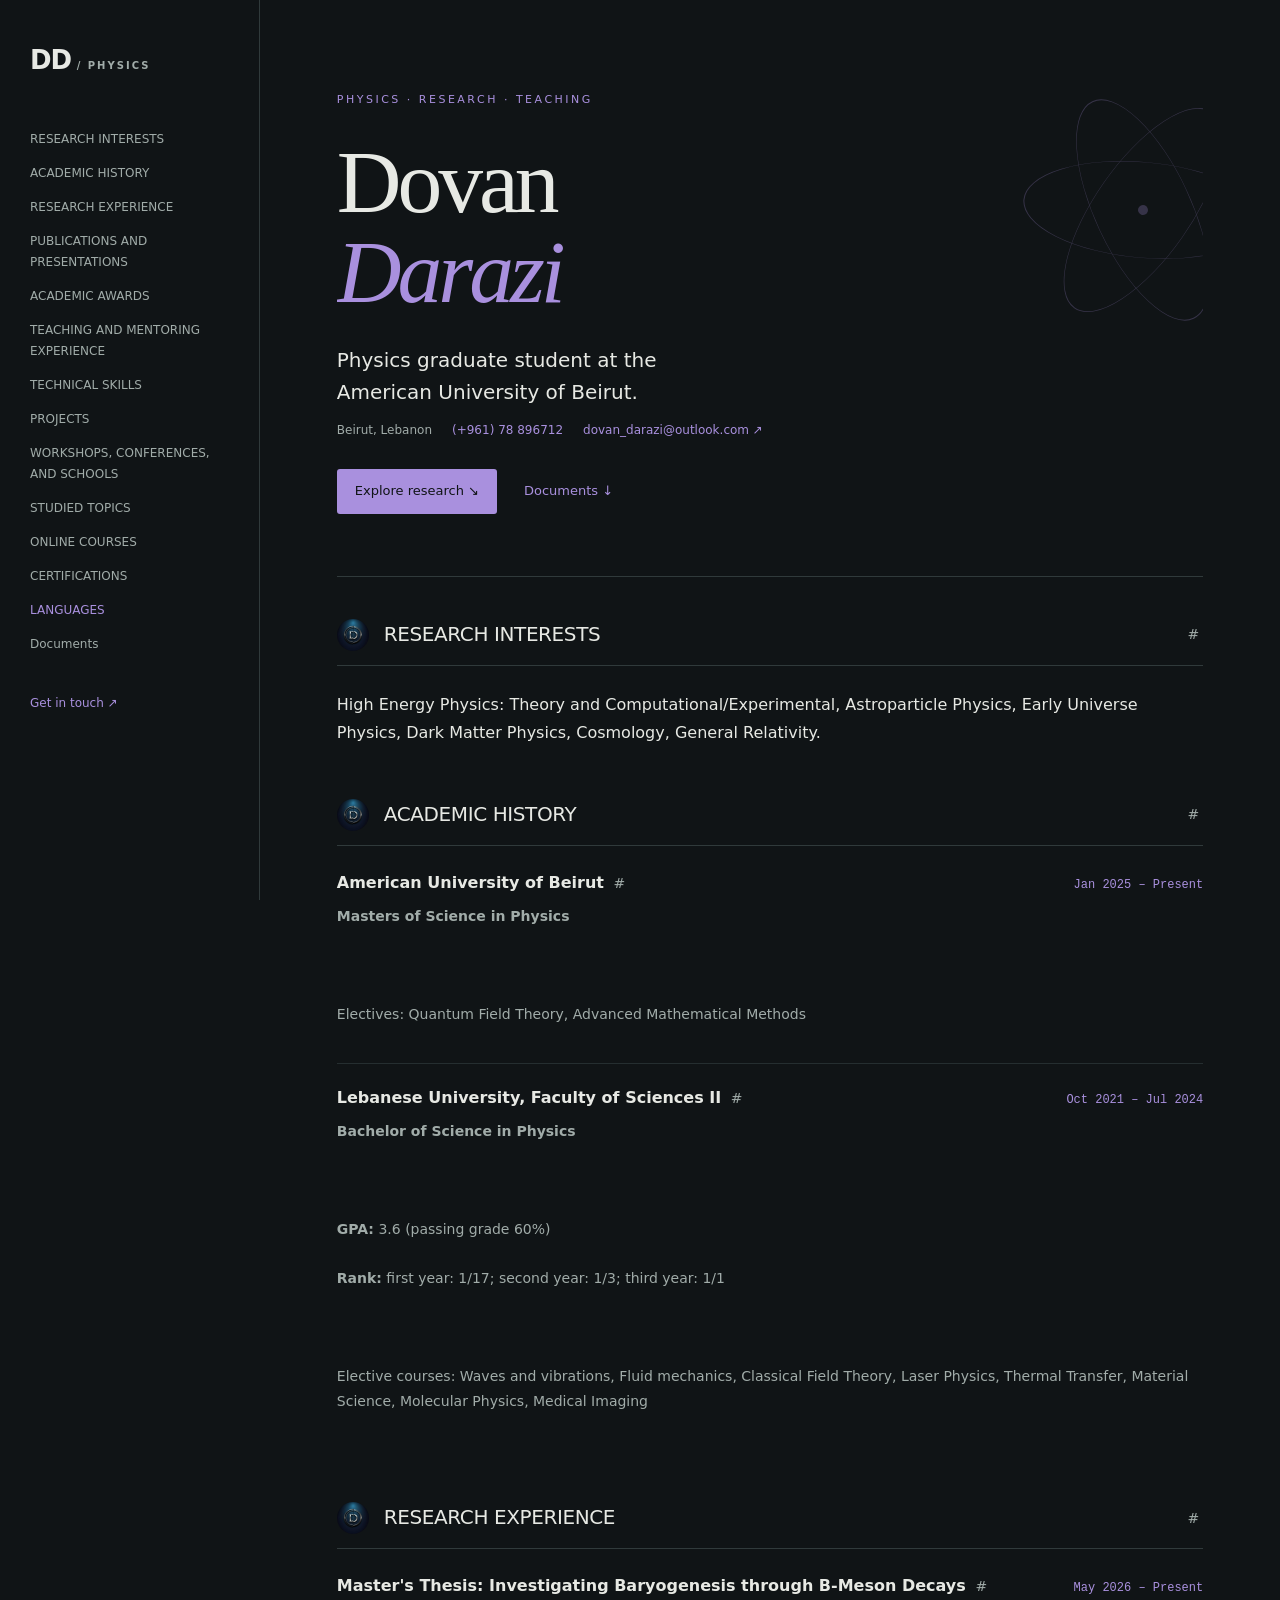
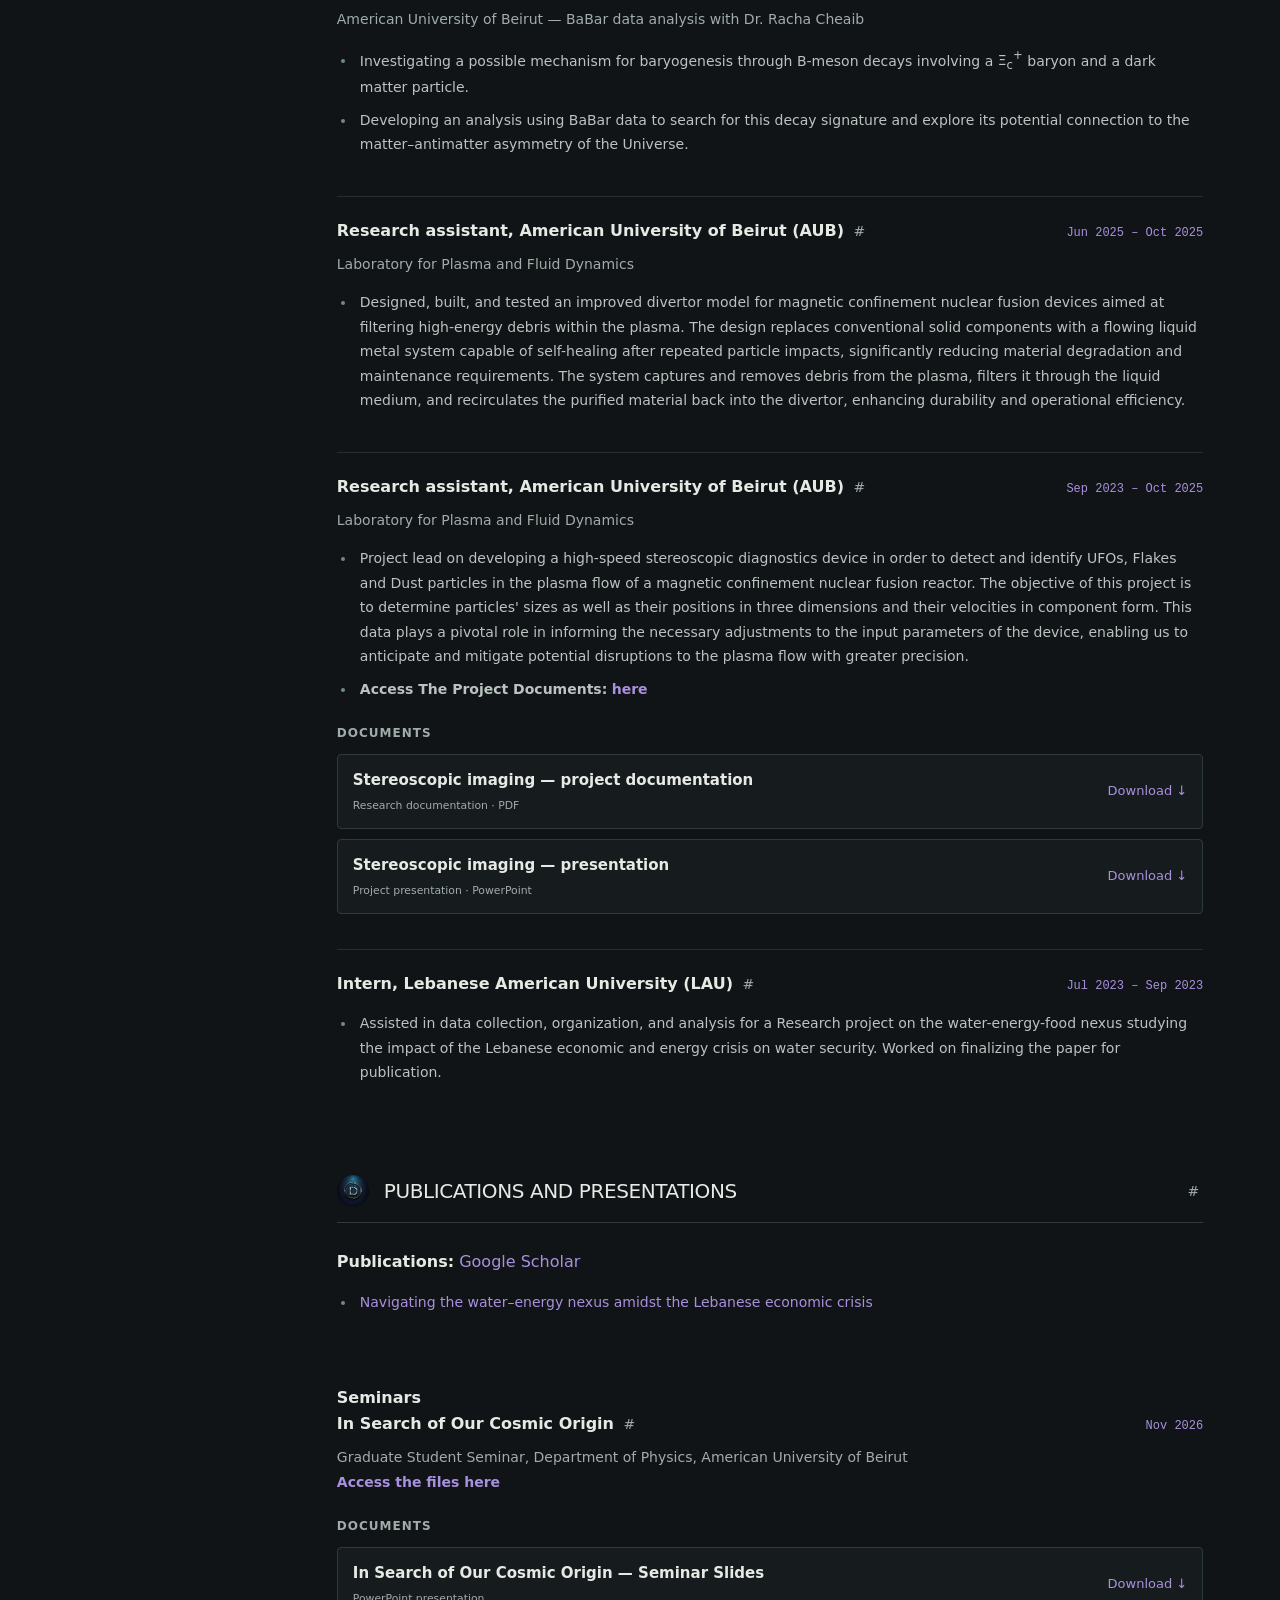
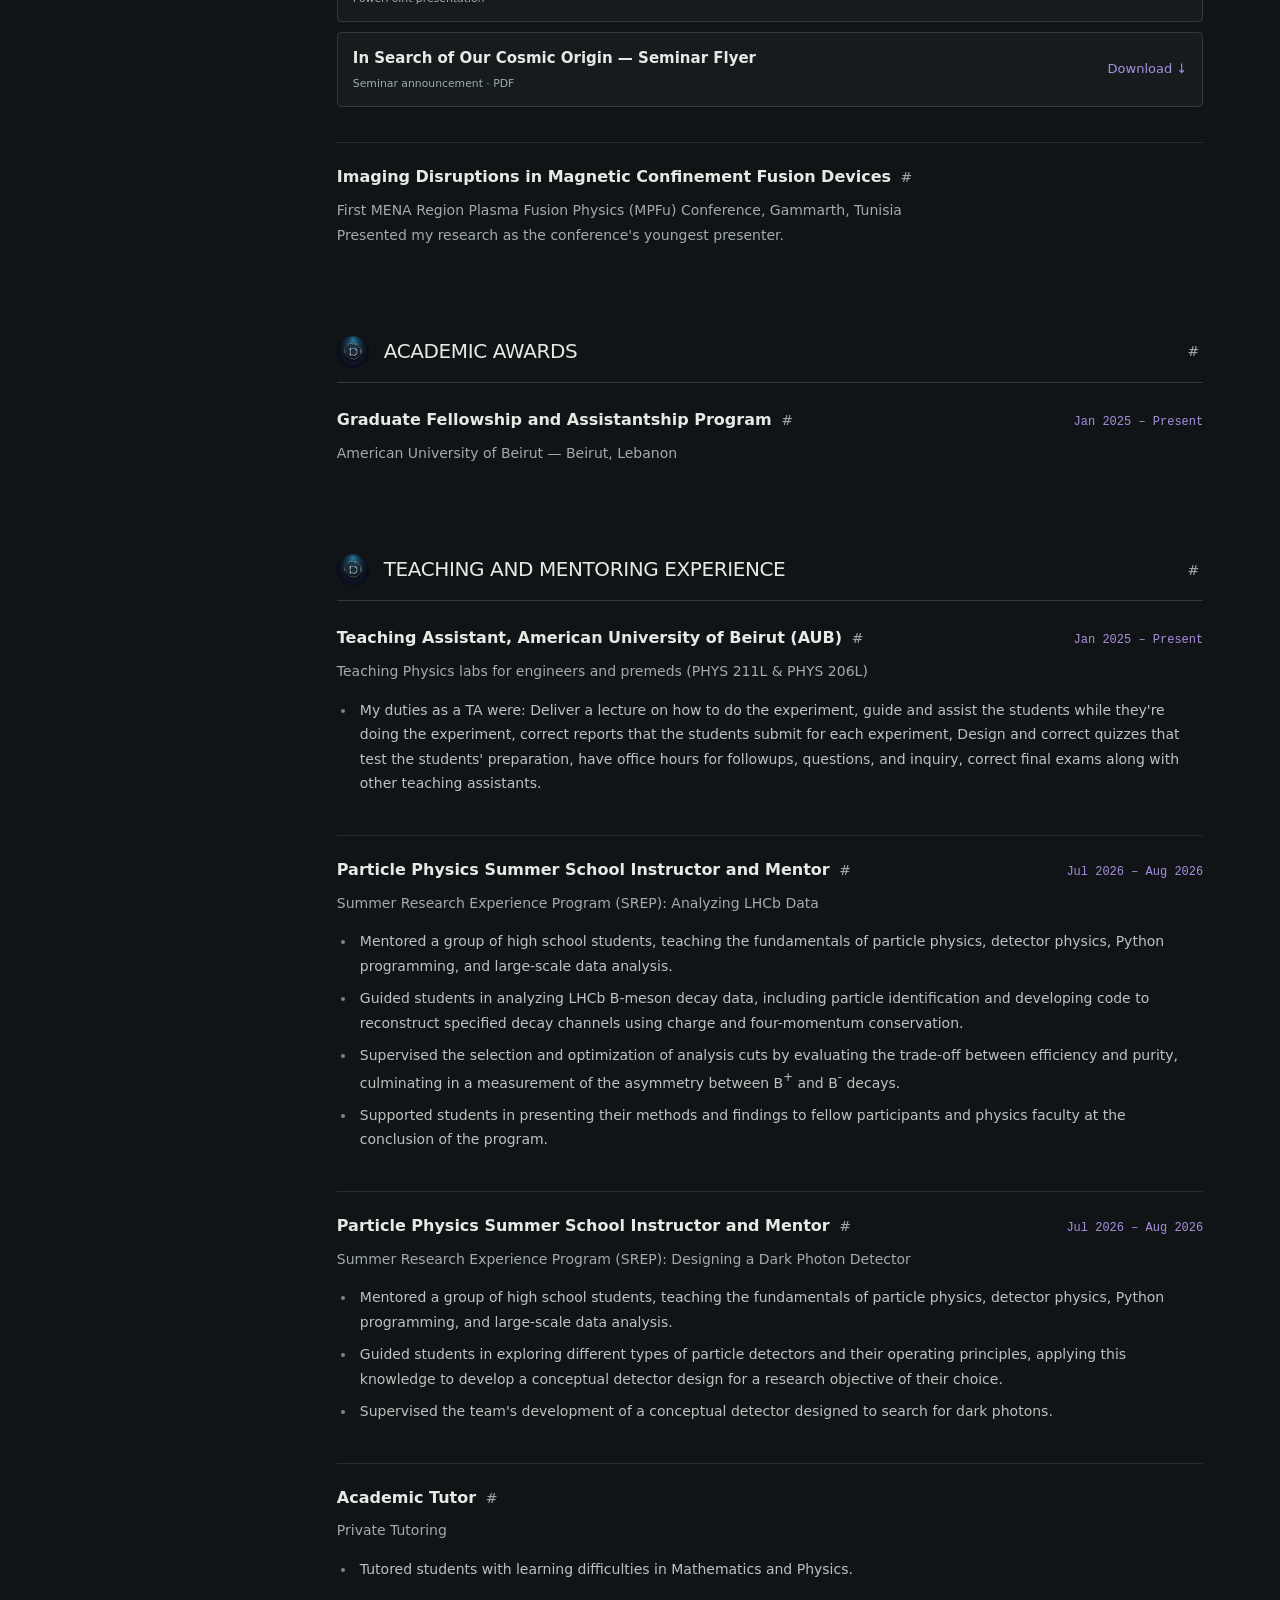
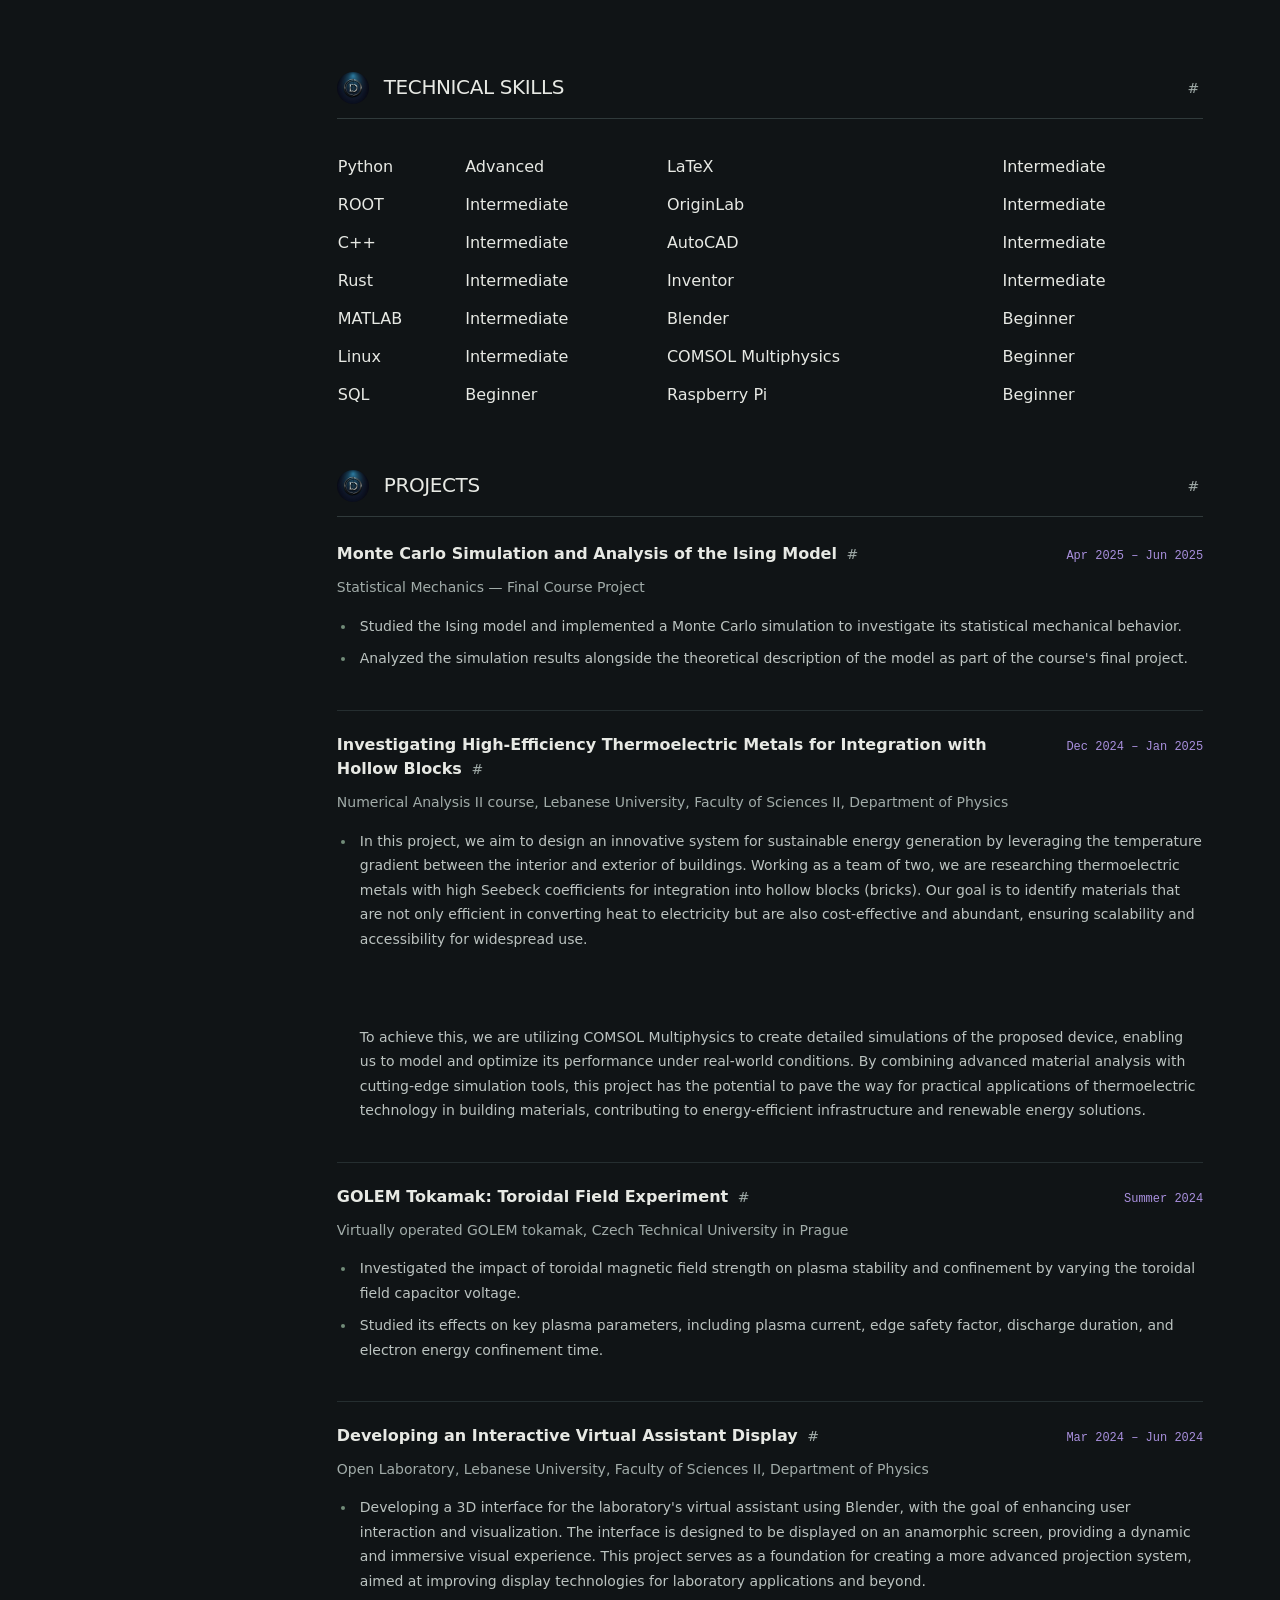
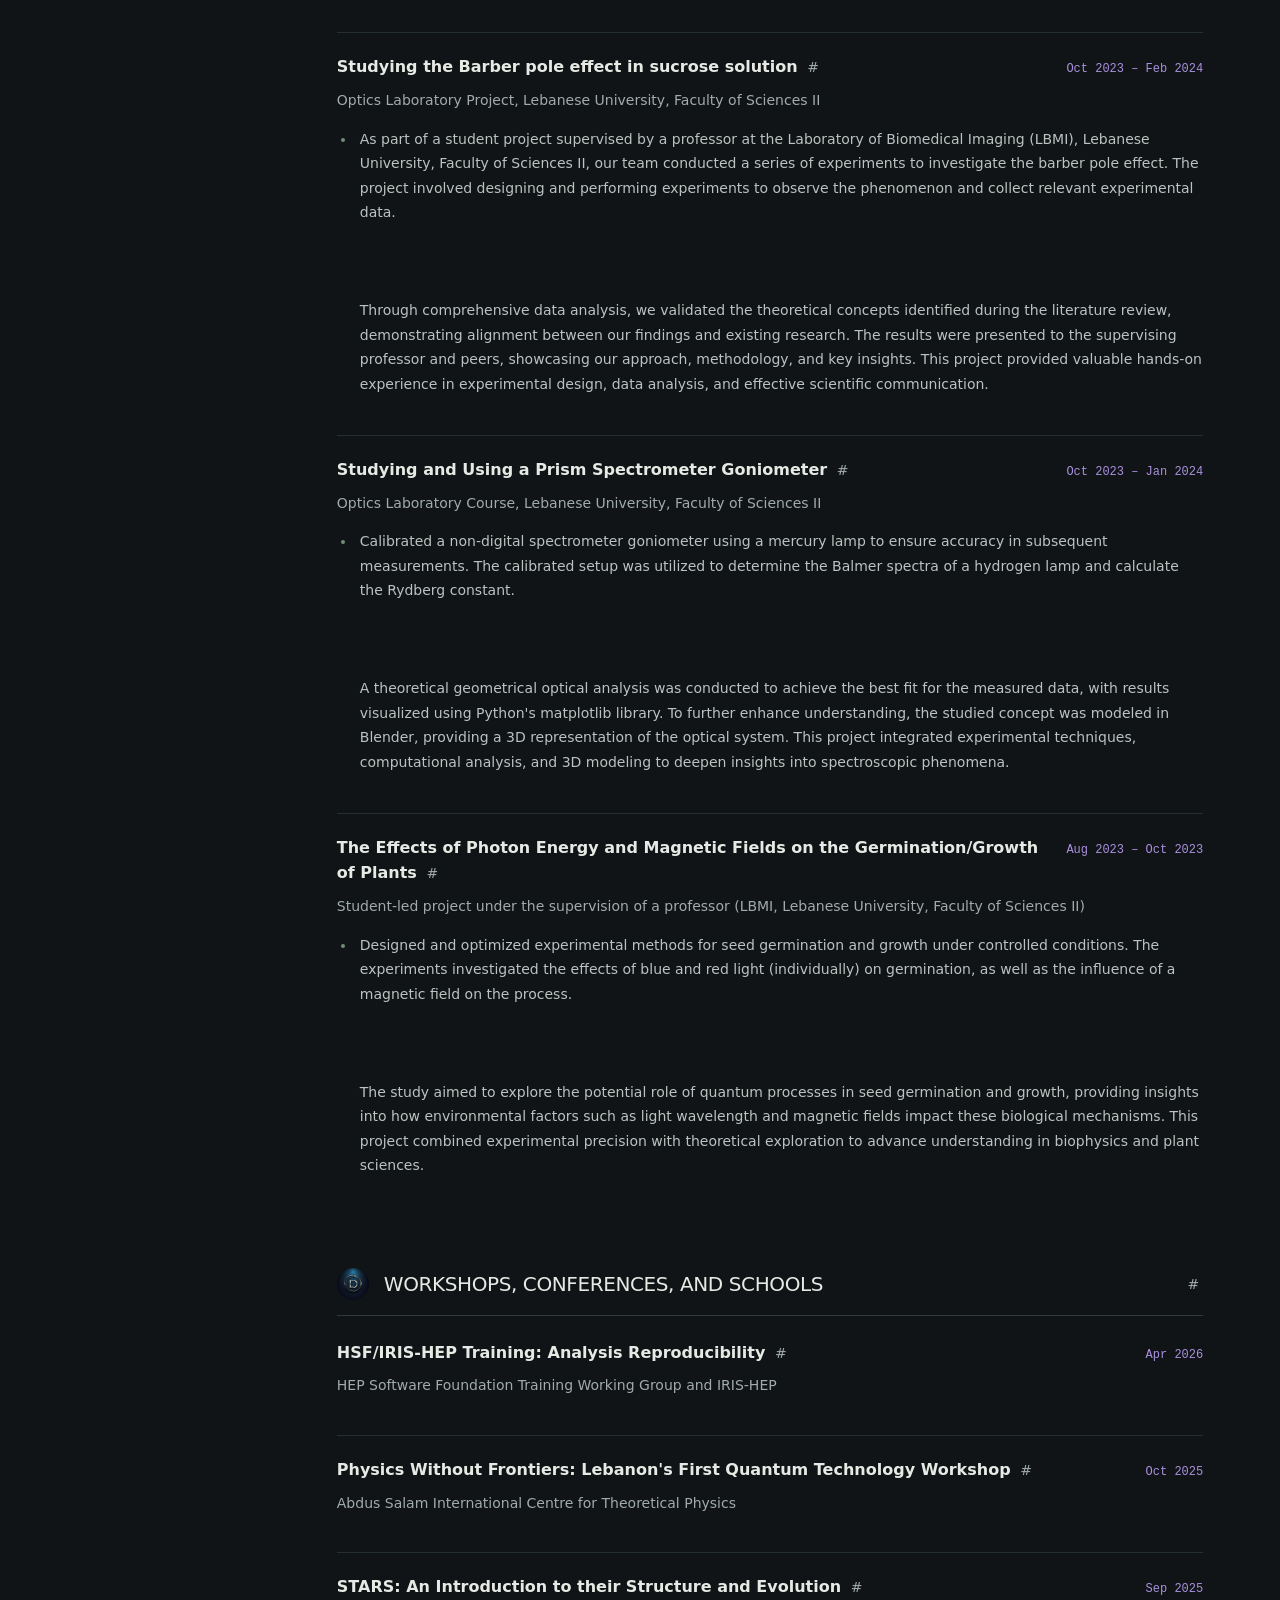
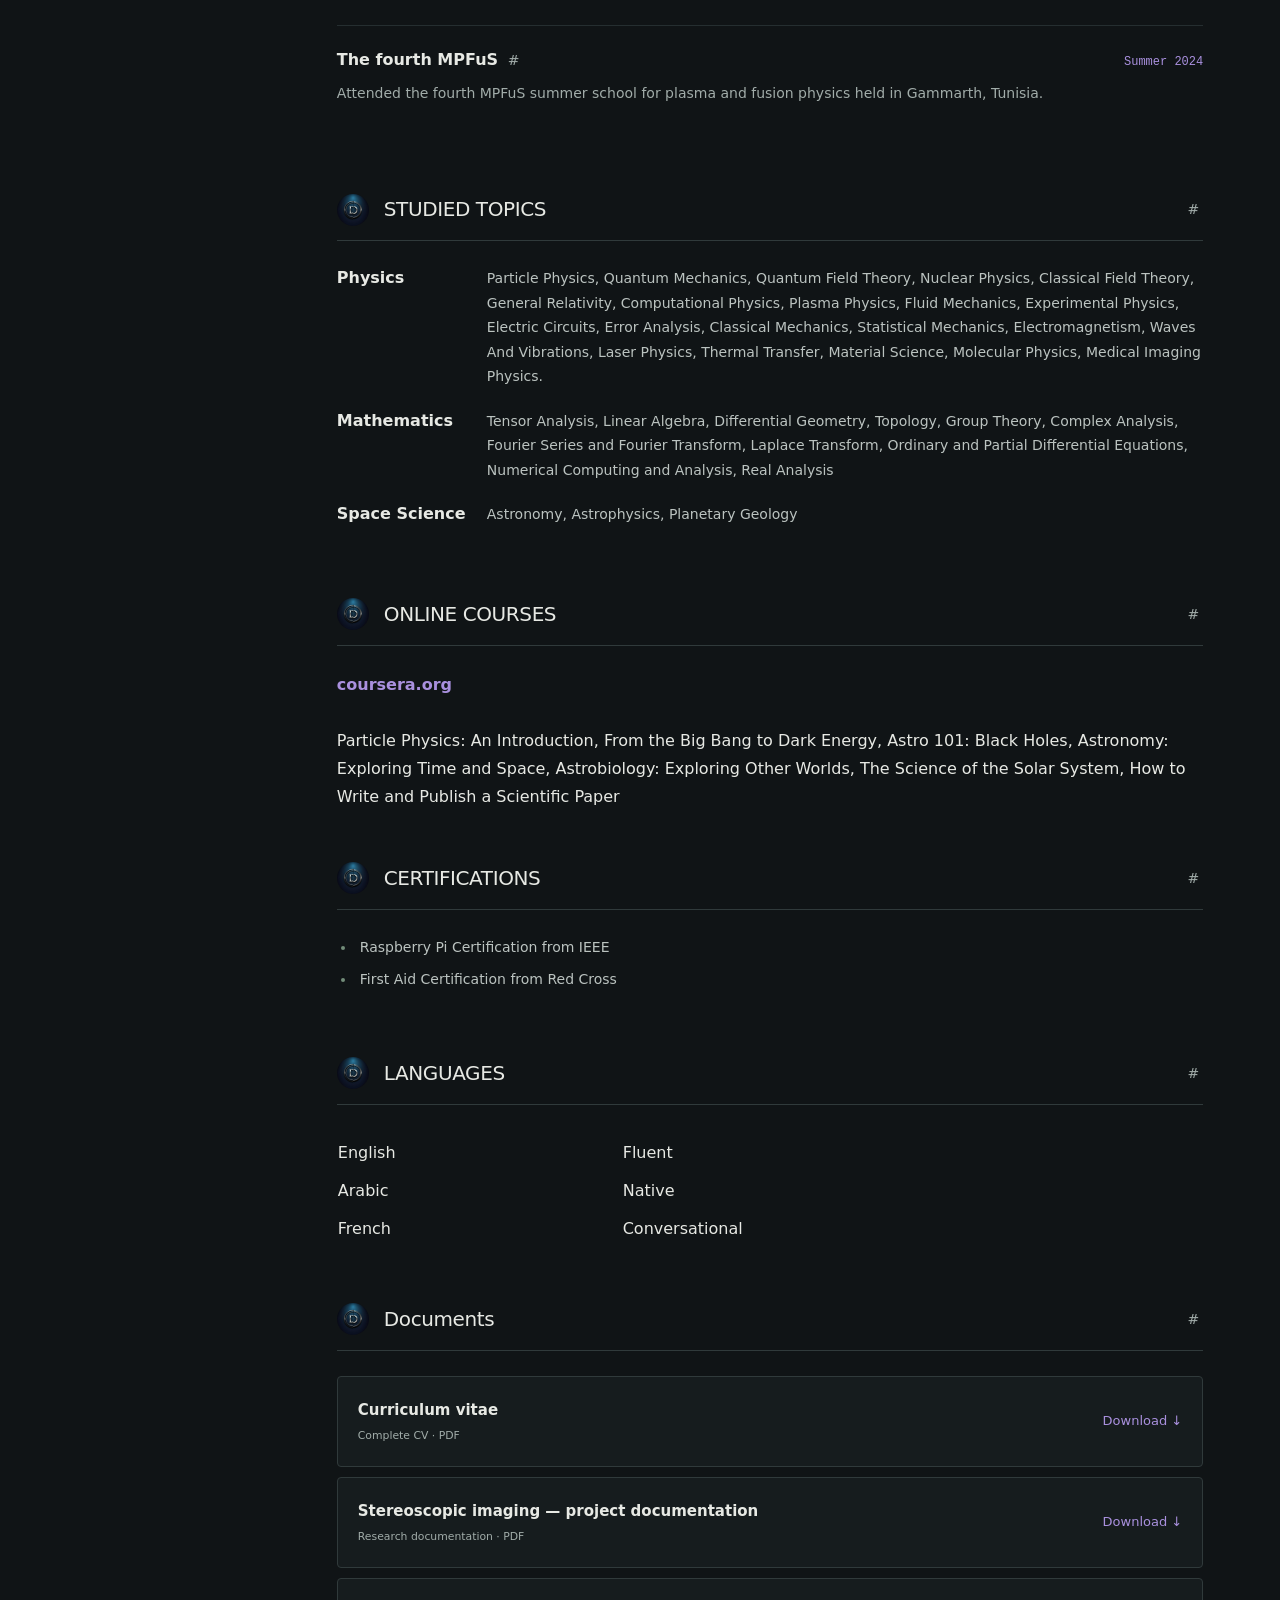
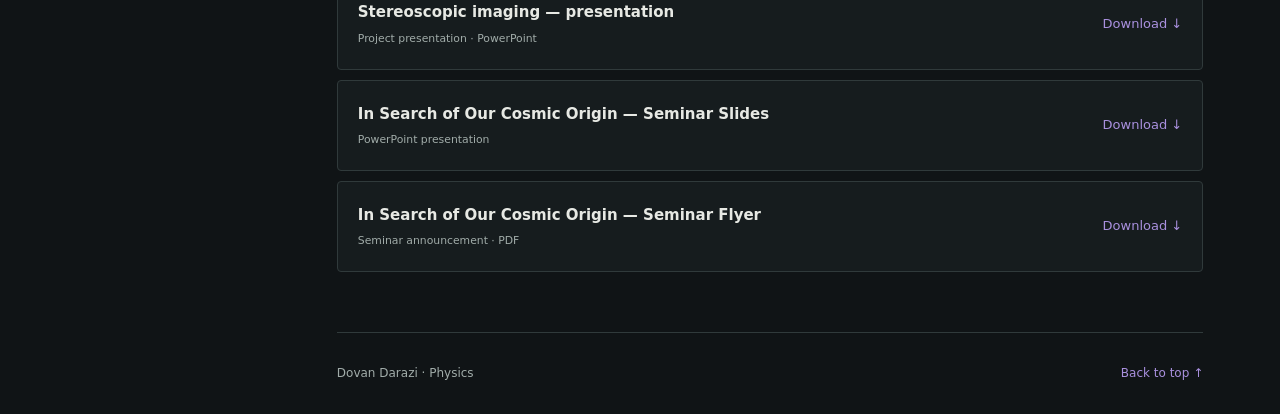
<file: index.html>
<!doctype html><html lang="en"><head><meta charset="utf-8"><meta name="viewport" content="width=device-width,initial-scale=1"><meta name="theme-color" content="#101416"><link rel="stylesheet" href="styles.css"><script defer src="cv-download.js"></script><script defer src="documents.js"></script><script defer src="script.js"></script>

<title>Dovan Darazi | Physics Researcher &amp; Graduate Student</title>
<meta name="description" content="Dovan Darazi, physics graduate student and teaching assistant at the American University of Beirut. Research, publications, projects, and CV.">
<meta name="author" content="Dovan Darazi">
<meta name="robots" content="index, follow, max-image-preview:large">
<link rel="canonical" href="https://dovandarazi.github.io/">
<meta property="og:type" content="profile">
<meta property="og:site_name" content="Dovan Darazi">
<meta property="og:title" content="Dovan Darazi | Physics Researcher &amp; Graduate Student">
<meta property="og:description" content="Dovan Darazi, physics graduate student and teaching assistant at the American University of Beirut. Research, publications, projects, and CV.">
<meta property="og:url" content="https://dovandarazi.github.io/">
<meta property="og:locale" content="en_US">
<meta property="og:image" content="https://dovandarazi.github.io/seo-assets/brand.jpg">
<meta property="og:image:alt" content="Dovan Darazi monogram">
<meta property="og:image:width" content="1024">
<meta property="og:image:height" content="1024">
<meta name="twitter:card" content="summary">
<meta name="twitter:title" content="Dovan Darazi | Physics Researcher &amp; Graduate Student">
<meta name="twitter:description" content="Dovan Darazi, physics graduate student and teaching assistant at the American University of Beirut. Research, publications, projects, and CV.">
<meta name="twitter:image" content="https://dovandarazi.github.io/seo-assets/brand.jpg">
<meta name="twitter:image:alt" content="Dovan Darazi monogram">
<link rel="icon" href="seo-assets/favicon.ico" sizes="any">
<link rel="apple-touch-icon" href="seo-assets/apple-touch-icon.png">
<script id="dovan-profile-data" type="application/ld+json">
{
  "@context": "https://schema.org",
  "@graph": [
    {
      "@type": "WebSite",
      "@id": "https://dovandarazi.github.io/#website",
      "url": "https://dovandarazi.github.io/",
      "name": "Dovan Darazi",
      "inLanguage": "en"
    },
    {
      "@type": "ProfilePage",
      "@id": "https://dovandarazi.github.io/#profile",
      "url": "https://dovandarazi.github.io/",
      "name": "Dovan Darazi | Physics Researcher & Graduate Student",
      "description": "Dovan Darazi, physics graduate student and teaching assistant at the American University of Beirut. Research, publications, projects, and CV.",
      "isPartOf": {
        "@id": "https://dovandarazi.github.io/#website"
      },
      "mainEntity": {
        "@id": "https://dovandarazi.github.io/#person"
      }
    },
    {
      "@type": "Person",
      "@id": "https://dovandarazi.github.io/#person",
      "name": "Dovan Darazi",
      "url": "https://dovandarazi.github.io/",
      "jobTitle": "Physics graduate student and teaching assistant",
      "description": "Dovan Darazi, physics graduate student and teaching assistant at the American University of Beirut. Research, publications, projects, and CV.",
      "affiliation": {
        "@type": "CollegeOrUniversity",
        "name": "American University of Beirut",
        "url": "https://www.aub.edu.lb/"
      },
      "alumniOf": {
        "@type": "CollegeOrUniversity",
        "name": "Lebanese University",
        "url": "https://www.ul.edu.lb/"
      },
      "sameAs": [
        "https://github.com/DovanDarazi",
        "https://scholar.google.com/citations?user=SUrLchwAAAAJ"
      ],
      "knowsAbout": [
        "Particle physics",
        "Plasma physics",
        "Dark matter",
        "Computational physics"
      ],
      "knowsLanguage": [
        "English",
        "Arabic",
        "French"
      ],
      "mainEntityOfPage": {
        "@id": "https://dovandarazi.github.io/#profile"
      }
    }
  ]
}
</script>
<script defer src="seo-assets/legacy-links.js"></script>
</head><body><a class="skip" href="#main">Skip to content</a><aside><a class="brand" href="#top">DD<span> / PHYSICS</span></a><nav aria-label="CV sections"><a href="#research-interests">RESEARCH INTERESTS</a><a href="#education">ACADEMIC HISTORY</a><a href="#professional-experience">RESEARCH EXPERIENCE</a><a href="#publications">PUBLICATIONS AND PRESENTATIONS</a><a href="#awards">ACADEMIC AWARDS</a><a href="#teaching">TEACHING AND MENTORING EXPERIENCE</a><a href="#skills">TECHNICAL SKILLS</a><a href="#projects">PROJECTS</a><a href="#events">WORKSHOPS, CONFERENCES, AND SCHOOLS</a><a href="#studied-topics">STUDIED TOPICS</a><a href="#courses">ONLINE COURSES</a><a href="#certifications">CERTIFICATIONS</a><a href="#languages">LANGUAGES</a><a href="#documents">Documents</a></nav><a class="side-contact" href="mailto:dovan_darazi@outlook.com">Get in touch ↗</a></aside><main id="main"><header id="top" class="hero"><p class="eyebrow">PHYSICS · RESEARCH · TEACHING</p><h1>Dovan<br>
<em>Darazi</em></h1><p class="intro">Physics graduate student at the<br>American University of Beirut.</p><div class="contact"><span>Beirut, Lebanon</span><a href="tel:+96178896712">(+961) 78 896712</a><a href="mailto:dovan_darazi@outlook.com">dovan_darazi@outlook.com ↗</a></div><div class="actions"><a class="button" href="#professional-experience">Explore research ↘</a><a href="#documents">Documents ↓</a></div><div class="orbit" aria-hidden="true"><i></i><i></i><i></i><b></b></div></header><section id="research-interests" aria-labelledby="title-research-interests"><header class="section-title"><img class="section-logo" src="seo-assets/brand.jpg" alt="" width="32" height="32"><h2 id="title-research-interests">RESEARCH INTERESTS</h2><a class="permalink" href="#research-interests" aria-label="Link to section">#</a></header>High Energy Physics: Theory and Computational/Experimental,
Astroparticle Physics, Early Universe Physics, Dark Matter
Physics, Cosmology, General Relativity.</section>
<section id="education" aria-labelledby="title-education"><header class="section-title"><img class="section-logo" src="seo-assets/brand.jpg" alt="" width="32" height="32"><h2 id="title-education">ACADEMIC HISTORY</h2><a class="permalink" href="#education" aria-label="Link to section">#</a></header><article class="entry" id="aub-msc"><div class="entry-heading"><h3>American University of Beirut <a class="permalink" href="#aub-msc" aria-label="Link to this entry">#</a></h3><span class="date">Jan 2025 – Present</span></div><p class="context">
    <strong>Masters of Science in Physics</strong><br><br>
    <br><br>
    Electives: Quantum Field Theory, Advanced Mathematical Methods
</p></article>

<article class="entry" id="lu-bsc"><div class="entry-heading"><h3>Lebanese University, Faculty of Sciences II <a class="permalink" href="#lu-bsc" aria-label="Link to this entry">#</a></h3><span class="date">Oct 2021 – Jul 2024</span></div><p class="context">
    <strong>Bachelor of Science in Physics</strong><br><br>
    <br><br>
    <strong>GPA:</strong> 3.6 (passing grade 60%)<br><br>
    <strong>Rank:</strong> first year: 1/17; second year: 1/3;
    third year: 1/1<br><br>
    <br><br>
    Elective courses: Waves and vibrations, Fluid mechanics,
    Classical Field Theory, Laser Physics, Thermal Transfer,
    Material Science, Molecular Physics, Medical Imaging
</p></article></section>
<section id="professional-experience" aria-labelledby="title-professional-experience"><header class="section-title"><img class="section-logo" src="seo-assets/brand.jpg" alt="" width="32" height="32"><h2 id="title-professional-experience">RESEARCH EXPERIENCE</h2><a class="permalink" href="#professional-experience" aria-label="Link to section">#</a></header><article class="entry" id="master-s-thesis-investigating-baryogenesis-through-b-meson-decays"><div class="entry-heading"><h3>Master&#x27;s Thesis: Investigating Baryogenesis through B-Meson Decays <a class="permalink" href="#master-s-thesis-investigating-baryogenesis-through-b-meson-decays" aria-label="Link to this entry">#</a></h3><span class="date">May 2026 – Present</span></div><p class="context">American University of Beirut — BaBar data analysis with Dr. Racha Cheaib</p><ul><li> Investigating a possible mechanism for baryogenesis through B-meson decays involving a <span class="math">Ξ<sub>c</sub><sup>+</sup></span> baryon and a dark matter particle.
    </li><li> Developing an analysis using BaBar data to search for this decay signature and explore its potential connection to the matter–antimatter asymmetry of the Universe.</li></ul></article>


<article class="entry" id="liquid-metal-divertor"><div class="entry-heading"><h3>Research assistant, American University of Beirut (AUB) <a class="permalink" href="#liquid-metal-divertor" aria-label="Link to this entry">#</a></h3><span class="date">Jun 2025 – Oct 2025</span></div><p class="context">Laboratory for Plasma and Fluid Dynamics</p><ul><li> Designed, built, and tested an improved divertor model
    for magnetic confinement nuclear fusion devices aimed at
    filtering high-energy debris within the plasma. The design
    replaces conventional solid components with a flowing liquid
    metal system capable of self-healing after repeated particle
    impacts, significantly reducing material degradation and
    maintenance requirements. The system captures and removes
    debris from the plasma, filters it through the liquid medium,
    and recirculates the purified material back into the divertor,
    enhancing durability and operational efficiency.</li></ul></article>

<article class="entry" id="stereoscopic-diagnostics"><div class="entry-heading"><h3>Research assistant, American University of Beirut (AUB) <a class="permalink" href="#stereoscopic-diagnostics" aria-label="Link to this entry">#</a></h3><span class="date">Sep 2023 – Oct 2025</span></div><p class="context">Laboratory for Plasma and Fluid Dynamics</p><ul><li> Project lead on developing a high-speed stereoscopic
    diagnostics device in order to detect and identify UFOs,
    Flakes and Dust particles in the plasma flow of a magnetic
    confinement nuclear fusion reactor. The objective of this
    project is to determine particles&#x27; sizes as well as their
    positions in three dimensions and their velocities in
    component form. This data plays a pivotal role in informing
    the necessary adjustments to the input parameters of the
    device, enabling us to anticipate and mitigate potential
    disruptions to the plasma flow with greater precision.

    </li><li> <strong>Access The Project Documents:</strong>
    <a href="https://dovandarazi.github.io/#professional-experience"><strong>here</strong></a></li></ul></article>

<article class="entry" id="lau-internship"><div class="entry-heading"><h3>Intern, Lebanese American University (LAU) <a class="permalink" href="#lau-internship" aria-label="Link to this entry">#</a></h3><span class="date">Jul 2023 – Sep 2023</span></div><ul><li> Assisted in data collection, organization, and analysis
    for a Research project on the water-energy-food nexus studying
    the impact of the Lebanese economic and energy crisis on
    water security. Worked on finalizing the paper for publication.</li></ul></article></section>
<section id="publications" aria-labelledby="title-publications"><header class="section-title"><img class="section-logo" src="seo-assets/brand.jpg" alt="" width="32" height="32"><h2 id="title-publications">PUBLICATIONS AND PRESENTATIONS</h2><a class="permalink" href="#publications" aria-label="Link to section">#</a></header><strong>Publications:</strong>
<a href="https://scholar.google.com/citations?hl=en&amp;user=SUrLchwAAAAJ">Google Scholar</a>

<ul><li>
    <a href="https://doi.org/10.2166/aqua.2024.329">Navigating the water–energy nexus amidst the Lebanese
          economic crisis</a>
</li></ul>

<br><br>
<strong>Seminars</strong>

<article class="entry" id="in-search-of-our-cosmic-origin"><div class="entry-heading"><h3>In Search of Our Cosmic Origin <a class="permalink" href="#in-search-of-our-cosmic-origin" aria-label="Link to this entry">#</a></h3><span class="date">Nov 2026</span></div><p class="context">Graduate Student Seminar, Department of Physics, American University of Beirut<br>
<a href="https://dovandarazi.github.io/#publications"><strong>Access the files here</strong></a></p></article>

<article class="entry" id="imaging-disruptions-in-magnetic-confinement-fusion-devices"><div class="entry-heading"><h3>Imaging Disruptions in Magnetic Confinement Fusion Devices <a class="permalink" href="#imaging-disruptions-in-magnetic-confinement-fusion-devices" aria-label="Link to this entry">#</a></h3><span class="date"></span></div><p class="context">First MENA Region Plasma Fusion Physics (MPFu) Conference, Gammarth, Tunisia<br>
Presented my research as the conference&#x27;s youngest presenter.</p></article></section>
<section id="awards" aria-labelledby="title-awards"><header class="section-title"><img class="section-logo" src="seo-assets/brand.jpg" alt="" width="32" height="32"><h2 id="title-awards">ACADEMIC AWARDS</h2><a class="permalink" href="#awards" aria-label="Link to section">#</a></header><article class="entry" id="graduate-fellowship"><div class="entry-heading"><h3>Graduate Fellowship and Assistantship Program <a class="permalink" href="#graduate-fellowship" aria-label="Link to this entry">#</a></h3><span class="date">Jan 2025 – Present</span></div><p class="context">American University of Beirut — Beirut, Lebanon</p></article></section>
<section id="teaching" aria-labelledby="title-teaching"><header class="section-title"><img class="section-logo" src="seo-assets/brand.jpg" alt="" width="32" height="32"><h2 id="title-teaching">TEACHING AND MENTORING EXPERIENCE</h2><a class="permalink" href="#teaching" aria-label="Link to section">#</a></header><article class="entry" id="teaching-assistant"><div class="entry-heading"><h3>Teaching Assistant, American University of Beirut (AUB) <a class="permalink" href="#teaching-assistant" aria-label="Link to this entry">#</a></h3><span class="date">Jan 2025 – Present</span></div><p class="context">Teaching Physics labs for engineers and premeds
(PHYS 211L &amp; PHYS 206L)</p><ul><li> My duties as a TA were: Deliver a lecture on how to do
    the experiment, guide and assist the students while they&#x27;re
    doing the experiment, correct reports that the students submit
    for each experiment, Design and correct quizzes that test the
    students&#x27; preparation, have office hours for followups,
    questions, and inquiry, correct final exams along with other
    teaching assistants.</li></ul></article>

<article class="entry" id="srep-lhcb"><div class="entry-heading"><h3>Particle Physics Summer School Instructor and Mentor <a class="permalink" href="#srep-lhcb" aria-label="Link to this entry">#</a></h3><span class="date">Jul 2026 – Aug 2026</span></div><p class="context">Summer Research Experience Program (SREP): Analyzing LHCb Data</p><ul><li> Mentored a group of high school students, teaching the
    fundamentals of particle physics, detector physics, Python
    programming, and large-scale data analysis.

    </li><li> Guided students in analyzing LHCb B-meson decay data,
    including particle identification and developing code to
    reconstruct specified decay channels using charge and
    four-momentum conservation.

    </li><li> Supervised the selection and optimization of analysis
    cuts by evaluating the trade-off between efficiency and purity,
    culminating in a measurement of the asymmetry between B<span class="math"><sup>+</sup></span>
    and B<span class="math"><sup>-</sup></span> decays.

    </li><li> Supported students in presenting their methods and
    findings to fellow participants and physics faculty at the
    conclusion of the program.</li></ul></article>

<article class="entry" id="srep-dark-photon"><div class="entry-heading"><h3>Particle Physics Summer School Instructor and Mentor <a class="permalink" href="#srep-dark-photon" aria-label="Link to this entry">#</a></h3><span class="date">Jul 2026 – Aug 2026</span></div><p class="context">Summer Research Experience Program (SREP):
Designing a Dark Photon Detector</p><ul><li> Mentored a group of high school students, teaching the
    fundamentals of particle physics, detector physics, Python
    programming, and large-scale data analysis.

    </li><li> Guided students in exploring different types of particle
    detectors and their operating principles, applying this
    knowledge to develop a conceptual detector design for a
    research objective of their choice.

    </li><li> Supervised the team&#x27;s development of a conceptual
    detector designed to search for dark photons.</li></ul></article>

<article class="entry" id="academic-tutor"><div class="entry-heading"><h3>Academic Tutor <a class="permalink" href="#academic-tutor" aria-label="Link to this entry">#</a></h3><span class="date"></span></div><p class="context">Private Tutoring</p><ul><li> Tutored students with learning difficulties in Mathematics and Physics.</li></ul></article></section>
<section id="skills" aria-labelledby="title-skills"><header class="section-title"><img class="section-logo" src="seo-assets/brand.jpg" alt="" width="32" height="32"><h2 id="title-skills">TECHNICAL SKILLS</h2><a class="permalink" href="#skills" aria-label="Link to section">#</a></header><div style="overflow-x:auto"><table style="width:100%;text-align:left;border-spacing:0 8px"><tr><td>
    Python </td><td> Advanced
        </td><td> LaTeX </td><td> Intermediate </td></tr><tr><td>
    ROOT </td><td> Intermediate
        </td><td> OriginLab </td><td> Intermediate </td></tr><tr><td>
    C++ </td><td> Intermediate
        </td><td> AutoCAD </td><td> Intermediate </td></tr><tr><td>
    Rust </td><td> Intermediate
        </td><td> Inventor </td><td> Intermediate </td></tr><tr><td>
    MATLAB </td><td> Intermediate
        </td><td> Blender </td><td> Beginner </td></tr><tr><td>
    Linux </td><td> Intermediate
        </td><td> COMSOL Multiphysics </td><td> Beginner </td></tr><tr><td>
    SQL </td><td> Beginner
        </td><td> Raspberry Pi </td><td> Beginner
</td></tr></table></div></section>
<section id="projects" aria-labelledby="title-projects"><header class="section-title"><img class="section-logo" src="seo-assets/brand.jpg" alt="" width="32" height="32"><h2 id="title-projects">PROJECTS</h2><a class="permalink" href="#projects" aria-label="Link to section">#</a></header><article class="entry" id="monte-carlo-simulation-and-analysis-of-the-ising-model"><div class="entry-heading"><h3>Monte Carlo Simulation and Analysis of the Ising Model <a class="permalink" href="#monte-carlo-simulation-and-analysis-of-the-ising-model" aria-label="Link to this entry">#</a></h3><span class="date">Apr 2025 – Jun 2025</span></div><p class="context">Statistical Mechanics — Final Course Project</p><ul><li> Studied the Ising model and implemented a Monte Carlo simulation to investigate its statistical mechanical behavior.
    </li><li> Analyzed the simulation results alongside the theoretical description of the model as part of the course&#x27;s final project.</li></ul></article>


<article class="entry" id="thermoelectric-metals"><div class="entry-heading"><h3>Investigating High-Efficiency Thermoelectric Metals
for Integration with Hollow Blocks <a class="permalink" href="#thermoelectric-metals" aria-label="Link to this entry">#</a></h3><span class="date">Dec 2024 – Jan 2025</span></div><p class="context">Numerical Analysis II course, Lebanese University,
Faculty of Sciences II, Department of Physics</p><ul><li> In this project, we aim to design an innovative system
    for sustainable energy generation by leveraging the temperature
    gradient between the interior and exterior of buildings.
    Working as a team of two, we are researching thermoelectric
    metals with high Seebeck coefficients for integration into
    hollow blocks (bricks). Our goal is to identify materials that
    are not only efficient in converting heat to electricity but
    are also cost-effective and abundant, ensuring scalability
    and accessibility for widespread use.

    <br><br><br><br>
    To achieve this, we are utilizing COMSOL Multiphysics to create
    detailed simulations of the proposed device, enabling us to
    model and optimize its performance under real-world conditions.
    By combining advanced material analysis with cutting-edge
    simulation tools, this project has the potential to pave the
    way for practical applications of thermoelectric technology in
    building materials, contributing to energy-efficient
    infrastructure and renewable energy solutions.</li></ul></article>


<article class="entry" id="golem-tokamak-toroidal-field-experiment"><div class="entry-heading"><h3>GOLEM Tokamak: Toroidal Field Experiment <a class="permalink" href="#golem-tokamak-toroidal-field-experiment" aria-label="Link to this entry">#</a></h3><span class="date">Summer 2024</span></div><p class="context">Virtually operated GOLEM tokamak, Czech Technical University in Prague</p><ul><li> Investigated the impact of toroidal magnetic field strength on plasma stability and confinement by varying the toroidal field capacitor voltage.
    </li><li> Studied its effects on key plasma parameters, including plasma current, edge safety factor, discharge duration, and electron energy confinement time.</li></ul></article>

<article class="entry" id="virtual-assistant"><div class="entry-heading"><h3>Developing an Interactive Virtual Assistant Display <a class="permalink" href="#virtual-assistant" aria-label="Link to this entry">#</a></h3><span class="date">Mar 2024 – Jun 2024</span></div><p class="context">Open Laboratory, Lebanese University, Faculty of Sciences II,
Department of Physics</p><ul><li> Developing a 3D interface for the laboratory&#x27;s virtual
    assistant using Blender, with the goal of enhancing user
    interaction and visualization. The interface is designed to
    be displayed on an anamorphic screen, providing a dynamic
    and immersive visual experience. This project serves as a
    foundation for creating a more advanced projection system,
    aimed at improving display technologies for laboratory
    applications and beyond.</li></ul></article>

<article class="entry" id="barber-pole"><div class="entry-heading"><h3>Studying the Barber pole effect in sucrose solution <a class="permalink" href="#barber-pole" aria-label="Link to this entry">#</a></h3><span class="date">Oct 2023 – Feb 2024</span></div><p class="context">Optics Laboratory Project, Lebanese University,
Faculty of Sciences II</p><ul><li> As part of a student project supervised by a professor
    at the Laboratory of Biomedical Imaging (LBMI), Lebanese
    University, Faculty of Sciences II, our team conducted a series
    of experiments to investigate the barber pole effect. The
    project involved designing and performing experiments to
    observe the phenomenon and collect relevant experimental data.

    <br><br><br><br>
    Through comprehensive data analysis, we validated the
    theoretical concepts identified during the literature review,
    demonstrating alignment between our findings and existing
    research. The results were presented to the supervising
    professor and peers, showcasing our approach, methodology,
    and key insights. This project provided valuable hands-on
    experience in experimental design, data analysis, and
    effective scientific communication.</li></ul></article>

<article class="entry" id="spectrometer"><div class="entry-heading"><h3>Studying and Using a Prism Spectrometer Goniometer <a class="permalink" href="#spectrometer" aria-label="Link to this entry">#</a></h3><span class="date">Oct 2023 – Jan 2024</span></div><p class="context">Optics Laboratory Course, Lebanese University,
Faculty of Sciences II</p><ul><li> Calibrated a non-digital spectrometer goniometer using a
    mercury lamp to ensure accuracy in subsequent measurements.
    The calibrated setup was utilized to determine the Balmer
    spectra of a hydrogen lamp and calculate the Rydberg constant.

    <br><br><br><br>
    A theoretical geometrical optical analysis was conducted to
    achieve the best fit for the measured data, with results
    visualized using Python&#x27;s matplotlib library. To further
    enhance understanding, the studied concept was modeled in
    Blender, providing a 3D representation of the optical system.
    This project integrated experimental techniques, computational
    analysis, and 3D modeling to deepen insights into
    spectroscopic phenomena.</li></ul></article>

<article class="entry" id="plant-growth"><div class="entry-heading"><h3>The Effects of Photon Energy and Magnetic Fields
on the Germination/Growth of Plants <a class="permalink" href="#plant-growth" aria-label="Link to this entry">#</a></h3><span class="date">Aug 2023 – Oct 2023</span></div><p class="context">Student-led project under the supervision of a professor
(LBMI, Lebanese University, Faculty of Sciences II)</p><ul><li> Designed and optimized experimental methods for seed
    germination and growth under controlled conditions. The
    experiments investigated the effects of blue and red light
    (individually) on germination, as well as the influence of a
    magnetic field on the process.

    <br><br><br><br>
    The study aimed to explore the potential role of quantum
    processes in seed germination and growth, providing insights
    into how environmental factors such as light wavelength and
    magnetic fields impact these biological mechanisms. This
    project combined experimental precision with theoretical
    exploration to advance understanding in biophysics and
    plant sciences.</li></ul></article></section>
<section id="events" aria-labelledby="title-events"><header class="section-title"><img class="section-logo" src="seo-assets/brand.jpg" alt="" width="32" height="32"><h2 id="title-events">WORKSHOPS, CONFERENCES, AND SCHOOLS</h2><a class="permalink" href="#events" aria-label="Link to section">#</a></header><article class="entry" id="hsf-iris-hep-training-analysis-reproducibility"><div class="entry-heading"><h3>HSF/IRIS-HEP Training: Analysis Reproducibility <a class="permalink" href="#hsf-iris-hep-training-analysis-reproducibility" aria-label="Link to this entry">#</a></h3><span class="date">Apr 2026</span></div><p class="context">HEP Software Foundation Training Working Group and IRIS-HEP</p></article>

<article class="entry" id="quantum-workshop"><div class="entry-heading"><h3>Physics Without Frontiers:
Lebanon&#x27;s First Quantum Technology Workshop <a class="permalink" href="#quantum-workshop" aria-label="Link to this entry">#</a></h3><span class="date">Oct 2025</span></div><p class="context">Abdus Salam International Centre for Theoretical Physics</p></article>

<article class="entry" id="stars"><div class="entry-heading"><h3>STARS: An Introduction to their Structure and Evolution <a class="permalink" href="#stars" aria-label="Link to this entry">#</a></h3><span class="date">Sep 2025</span></div></article>

<article class="entry" id="mpfus-school"><div class="entry-heading"><h3>The fourth MPFuS <a class="permalink" href="#mpfus-school" aria-label="Link to this entry">#</a></h3><span class="date">Summer 2024</span></div><p class="context">Attended the fourth MPFuS summer school for plasma and fusion
physics held in Gammarth, Tunisia.</p></article></section>
<section id="studied-topics" aria-labelledby="title-studied-topics"><header class="section-title"><img class="section-logo" src="seo-assets/brand.jpg" alt="" width="32" height="32"><h2 id="title-studied-topics">STUDIED TOPICS</h2><a class="permalink" href="#studied-topics" aria-label="Link to section">#</a></header><div class="topic"><h3>Physics</h3><p>Particle Physics, Quantum Mechanics, Quantum Field Theory,
Nuclear Physics, Classical Field Theory, General Relativity,
Computational Physics, Plasma Physics, Fluid Mechanics,
Experimental Physics, Electric Circuits, Error Analysis,
Classical Mechanics, Statistical Mechanics, Electromagnetism,
Waves And Vibrations, Laser Physics, Thermal Transfer,
Material Science, Molecular Physics, Medical Imaging Physics.</p></div>

<div class="topic"><h3>Mathematics</h3><p>Tensor Analysis, Linear Algebra, Differential Geometry,
Topology, Group Theory, Complex Analysis, Fourier Series and
Fourier Transform, Laplace Transform, Ordinary and Partial
Differential Equations, Numerical Computing and Analysis,
Real Analysis</p></div>

<div class="topic"><h3>Space Science</h3><p>Astronomy, Astrophysics, Planetary Geology</p></div></section>
<section id="courses" aria-labelledby="title-courses"><header class="section-title"><img class="section-logo" src="seo-assets/brand.jpg" alt="" width="32" height="32"><h2 id="title-courses">ONLINE COURSES</h2><a class="permalink" href="#courses" aria-label="Link to section">#</a></header><strong><a href="https://www.coursera.org/">coursera.org</a></strong>

<br><br>
Particle Physics: An Introduction, From the Big Bang to Dark
Energy, Astro 101: Black Holes, Astronomy: Exploring Time and
Space, Astrobiology: Exploring Other Worlds, The Science of
the Solar System, How to Write and Publish a Scientific Paper</section>
<section id="certifications" aria-labelledby="title-certifications"><header class="section-title"><img class="section-logo" src="seo-assets/brand.jpg" alt="" width="32" height="32"><h2 id="title-certifications">CERTIFICATIONS</h2><a class="permalink" href="#certifications" aria-label="Link to section">#</a></header><ul><li> Raspberry Pi Certification from IEEE
    </li><li> First Aid Certification from Red Cross
</li></ul></section>
<section id="languages" aria-labelledby="title-languages"><header class="section-title"><img class="section-logo" src="seo-assets/brand.jpg" alt="" width="32" height="32"><h2 id="title-languages">LANGUAGES</h2><a class="permalink" href="#languages" aria-label="Link to section">#</a></header><div style="overflow-x:auto"><table style="width:100%;text-align:left;border-spacing:0 8px"><tr><td>
    English </td><td> Fluent </td></tr><tr><td>
    Arabic </td><td> Native </td></tr><tr><td>
    French </td><td> Conversational
</td></tr></table></div></section>
<section id="documents" aria-labelledby="title-documents"><header class="section-title"><img class="section-logo" src="seo-assets/brand.jpg" alt="" width="32" height="32"><h2 id="title-documents">Documents</h2><a href="#documents" class="permalink" aria-label="Link to Documents">#</a></header><div id="cv-download"><a class="document" href="documents/dovan-darazi-cv.pdf" download><span><strong>Curriculum vitae</strong><small>Complete CV · PDF</small></span><span>Download ↓</span></a></div><div id="document-list"></div><noscript><p>Enable JavaScript to display the document list.</p><p><a href="documents/stereoscopic-imaging-report.pdf" download>Download imaging report</a> · <a href="documents/stereoscopic-imaging-presentation.pptx" download>Download imaging presentation</a></p></noscript></section><footer><span>Dovan Darazi · Physics</span><a href="#top">Back to top ↑</a></footer></main></body></html>
</file>
<file: styles.css>
:root{color-scheme:dark;--bg:#101416;--panel:#161c1e;--text:#e7e9e4;--muted:#a1aca9;--accent:#a990de;--line:#303a3b}*{box-sizing:border-box}html{scroll-behavior:smooth;scroll-padding-top:28px}body{margin:0;background:var(--bg);color:var(--text);font:16px/1.75 system-ui,-apple-system,BlinkMacSystemFont,"Segoe UI",sans-serif}a{color:var(--accent);text-decoration:none;text-underline-offset:4px}a:hover{text-decoration:underline}a:focus-visible,button:focus-visible{outline:2px solid var(--accent);outline-offset:5px}aside{position:fixed;inset:0 auto 0 0;width:260px;padding:38px 30px;border-right:1px solid var(--line);overflow:auto;background:var(--bg)}.brand{font-size:26px;font-weight:700;color:var(--text);letter-spacing:-1px}.brand span{font-size:10px;letter-spacing:2px;color:var(--muted)}nav{display:grid;gap:7px;margin-top:42px}nav a{font-size:12px;color:var(--muted);padding:3px 0}nav a:hover,nav a.active{color:var(--accent)}.side-contact{display:block;margin-top:35px;font-size:12px}main{max-width:1180px;margin-left:260px;padding:0 6vw}.hero{position:relative;overflow:hidden;padding:78px 0 62px;border-bottom:1px solid var(--line)}.eyebrow{font-size:11px;letter-spacing:2.5px;color:var(--accent)}h1{font-family:Georgia,"Times New Roman",serif;font-size:clamp(64px,7vw,100px);font-weight:400;line-height:1;letter-spacing:-4px;margin:28px 0}h1 em{font-weight:400;color:var(--accent)}.intro{color:var(--text);font-size:20px;line-height:1.6}.contact{display:flex;flex-wrap:wrap;gap:8px 20px;color:var(--muted);font-size:12px;position:relative;z-index:1}.actions{display:flex;align-items:center;gap:27px;margin-top:28px;font-size:13px;position:relative;z-index:1}.button{background:var(--accent);color:var(--bg);padding:11px 18px;border-radius:3px}.orbit{position:absolute;width:240px;height:240px;right:-60px;top:90px;opacity:.25;pointer-events:none;transform:rotate(-25deg)}.orbit i{position:absolute;inset:0;border:1px solid var(--accent);border-radius:50%;transform:scaleX(.4)}.orbit i:nth-child(2){transform:rotate(60deg) scaleX(.4)}.orbit i:nth-child(3){transform:rotate(120deg) scaleX(.4)}.orbit b{position:absolute;left:48%;top:48%;width:10px;height:10px;background:var(--accent);border-radius:50%}section{padding:40px 0 10px;scroll-margin-top:20px}.section-title{display:flex;align-items:baseline;gap:15px;border-bottom:1px solid var(--line);padding-bottom:13px;margin-bottom:25px}.section-title>span{font:11px monospace;color:var(--accent)}h2{font-size:20px;letter-spacing:-.4px;font-weight:500;margin:0}h3{font-size:16px;font-weight:600;margin:0;line-height:1.55}.permalink{font-weight:400;color:var(--muted);font-size:14px;padding:0 4px}.section-title>.permalink{margin-left:auto}.entry{padding:0 0 25px;margin-bottom:22px;border-bottom:1px solid #252e30;scroll-margin-top:24px}.entry:last-child{margin-bottom:0;border-bottom:0}.entry-heading{display:flex;align-items:baseline;justify-content:space-between;gap:25px}.date{white-space:nowrap;color:var(--accent);font:12px/1.7 monospace}.context{color:var(--muted);font-size:14px;margin:8px 0 12px}p{margin:12px 0}li{padding-left:4px;margin:8px 0;color:#bbc3c0}ul{padding-left:19px;font-size:14px}li::marker{color:#728c79}section>p,.topic p{color:#bbc3c0;font-size:14px}.interests{font-size:18px!important;line-height:1.9}.skills{display:grid;grid-template-columns:1fr 1fr;gap:0 30px;margin:0}.skills>div{display:flex;justify-content:space-between;gap:15px;padding:12px 0;border-bottom:1px solid #252e30;font-size:13px}dd{margin:0;color:var(--muted)}.topic{display:grid;grid-template-columns:130px 1fr;gap:20px;margin:20px 0}.topic p{margin:0}.document{display:flex;justify-content:space-between;gap:20px;align-items:center;padding:20px;border:1px solid var(--line);border-radius:4px;background:var(--panel);font-size:13px;margin:10px 0}.document strong{color:var(--text);font-size:15px}.document small{display:block;color:var(--muted);margin-top:4px}.document:hover{border-color:var(--accent);text-decoration:none}footer{display:flex;justify-content:space-between;gap:20px;border-top:1px solid var(--line);padding:30px 0;margin-top:40px;color:var(--muted);font-size:12px}.skip{position:fixed;top:-100px;left:20px;z-index:10;padding:10px;background:var(--panel)}.skip:focus{top:10px}@media(min-width:1500px){main{margin-left:auto;margin-right:auto;padding-left:140px}}@media(max-width:900px){aside{position:relative;width:auto;padding:20px 6vw;border-right:0;border-bottom:1px solid var(--line)}nav{display:flex;overflow:auto;gap:20px;margin-top:14px;padding-bottom:5px}nav a{white-space:nowrap}.side-contact{display:none}main{margin:0;padding:0 6vw}.hero{padding:48px 0}.orbit{right:-40px;top:50px}}@media(max-width:560px){.entry-heading{display:block}.date{display:block;margin-top:6px}.skills{grid-template-columns:1fr}.topic{grid-template-columns:1fr;gap:5px}.orbit{opacity:.12;right:-100px}.contact{display:grid;gap:6px}.section-title{gap:10px}h2{font-size:19px}.document{padding:15px;align-items:flex-start}.document>span:last-child{white-space:nowrap;font-size:11px}.hero h1{font-size:76px}}@media(prefers-reduced-motion:reduce){html{scroll-behavior:auto}}@media print{aside,.actions,.orbit,.permalink,.skip,footer{display:none}body{background:white;color:black;font-size:10pt}main{margin:0;padding:0;max-width:none}.hero{padding:0 0 20px}h1{font-size:36px}h1 br{display:none}h1 em{margin-left:10px;color:black}section{padding-top:20px}a,li,p,.context,.date,.intro,section>p,.topic p{color:black!important}.entry{break-inside:auto}.entry-heading,.section-title{break-after:avoid}.document{background:white}}
/* Section identity: the original DD logo replaces section numbers. */
.section-logo{width:32px;height:32px;object-fit:cover;border-radius:50%;flex:0 0 32px;align-self:center}
.section-title{align-items:center}
.document-info{flex:1;min-width:0}
.document-download{white-space:nowrap;align-self:center}
.entry-documents{margin-top:22px}
.entry-documents h4{font-size:12px;letter-spacing:1px;text-transform:uppercase;color:var(--muted);margin:0 0 9px}
.entry-documents .document{padding:12px 15px}
@media print{.section-logo{display:none}.entry-documents{display:none}}
.section-title h2,.entry-heading h3{min-width:0;overflow-wrap:anywhere}
.document-info{overflow-wrap:anywhere}
@media(max-width:900px){nav a{min-height:44px;display:flex;align-items:center}.permalink{display:inline-flex;min-width:32px;min-height:44px;align-items:center;justify-content:center}.document-download{display:inline-flex;min-height:44px;align-items:center}.actions a{min-height:44px;display:inline-flex;align-items:center}}
@media(max-width:560px){.section-title h2{font-size:17px}.document{gap:12px}.contact a{overflow-wrap:anywhere}}
</file>
